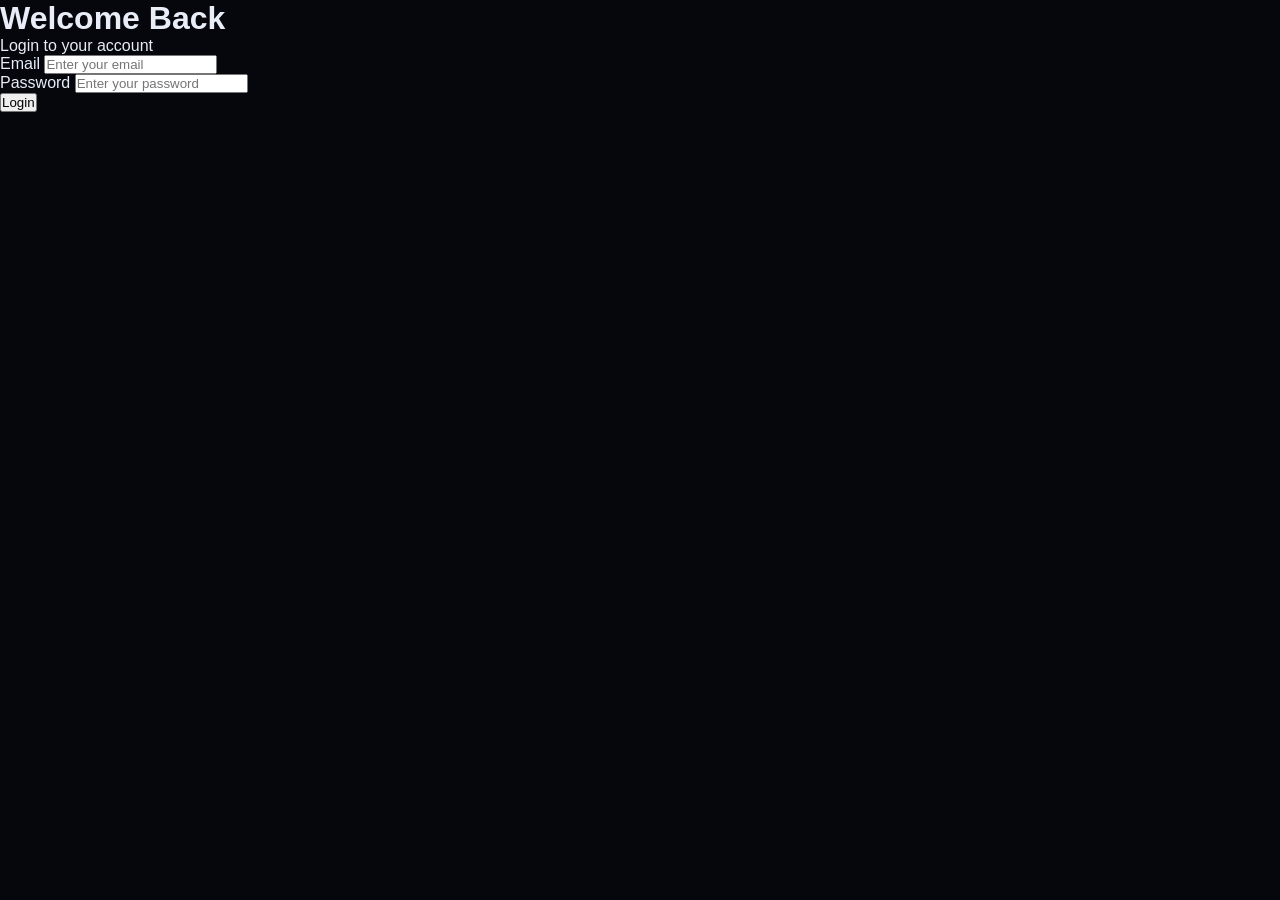
<file: index.html>
<!DOCTYPE html>
<html lang="en">

<head>
    <meta charset="UTF-8">
    <meta name="viewport" content="width=device-width, initial-scale=1.0">

    <title>Login</title>

    <link rel="stylesheet" href="style.css">
</head>

<body>

    <div class="login-container">

        <div class="login-box">

            <h1>Welcome Back</h1>
            <p>Login to your account</p>

            <form id="loginForm">

                <div class="input-group">
                    <label>Email</label>
                    <input
                        type="email"
                        id="email"
                        placeholder="Enter your email"
                        required
                    >
                </div>

                <div class="input-group">
                    <label>Password</label>
                    <input
                        type="password"
                        id="password"
                        placeholder="Enter your password"
                        required
                    >
                </div>

                <button type="submit">
                    Login
                </button>

            </form>

            <p id="message"></p>

        </div>

    </div>

    <!-- Database -->
    <script src="data.js"></script>

    <!-- Login System -->
    <script src="login.js"></script>

</body>

</html>
</file>
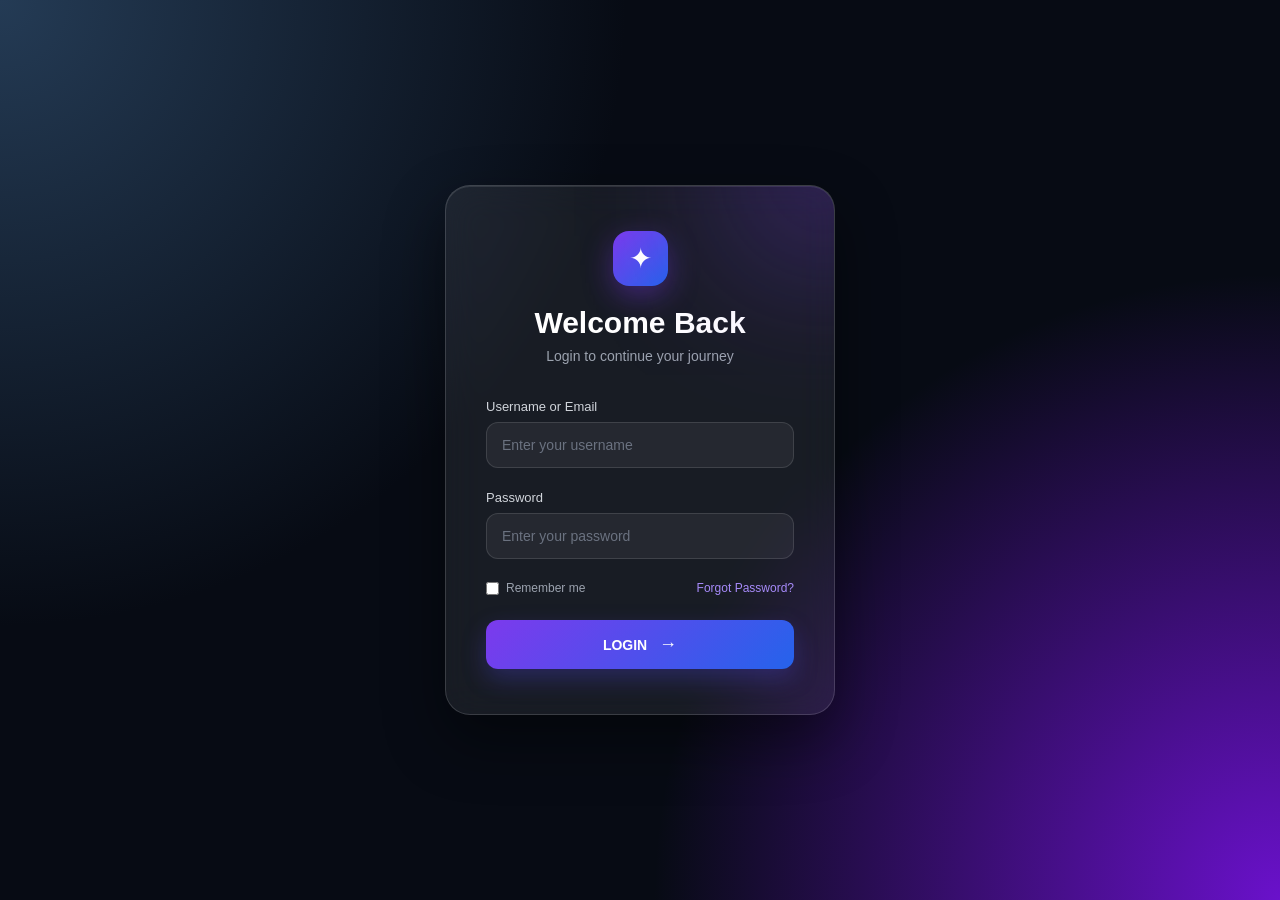
<file: login.html>
<!DOCTYPE html>
<html lang="en">
<head>
    <meta charset="UTF-8">
    <meta name="viewport" content="width=device-width, initial-scale=1.0">
    <title>Login</title>

    <link rel="stylesheet" href="login.css">
</head>
<body>

    <div class="login-container">

        <div class="login-box">

            <div class="logo">✦</div>

            <h1>Welcome Back</h1>
            <p class="subtitle">Login to continue your journey</p>

            <form>

                <div class="input-box">
                    <label>Username or Email</label>
                    <input type="text" placeholder="Enter your username" required>
                </div>

                <div class="input-box">
                    <label>Password</label>
                    <input type="password" placeholder="Enter your password" required>
                </div>

                <div class="options">
                    <label class="remember">
                        <input type="checkbox">
                        <span>Remember me</span>
                    </label>

                    <a href="#">Forgot Password?</a>
                </div>

                <button type="submit">LOGIN <span>→</span></button>

            </form>

        </div>

    </div>

</body>
</html>
</file>
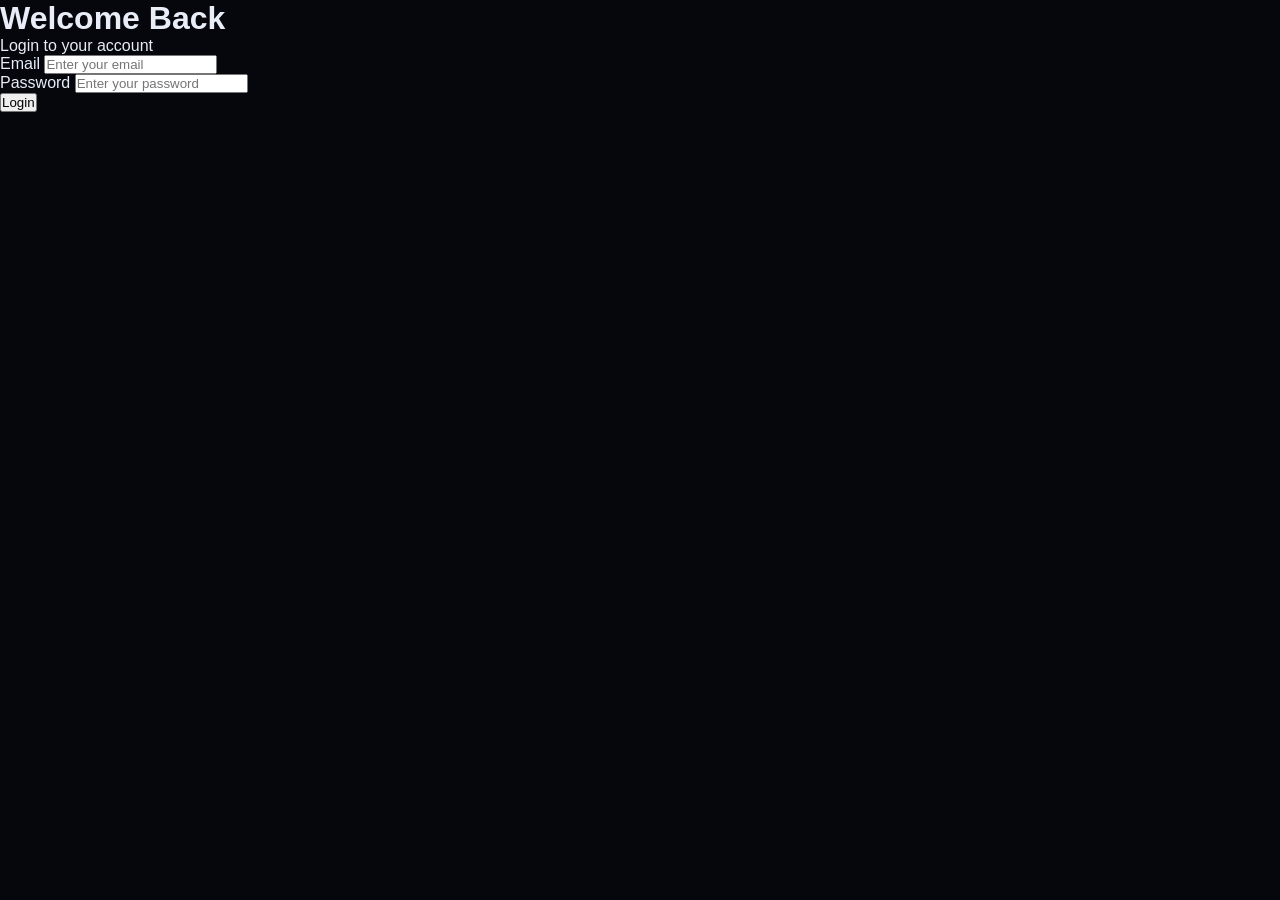
<file: profile.html>
<!DOCTYPE html>
<html lang="en">
<head>
    <meta charset="UTF-8">
    <meta name="viewport" content="width=device-width, initial-scale=1.0">
    <title>My Profile</title>
    <link rel="stylesheet" href="profile.css">
</head>

<body>

    <div class="profile-card">

        <h1>My Profile</h1>

        <div class="profile-info">
            <p><strong>ID:</strong> <span id="userId"></span></p>
            <p><strong>Name:</strong> <span id="userName"></span></p>
            <p><strong>Email:</strong> <span id="userEmail"></span></p>
            <p><strong>Phone:</strong> <span id="userPhone"></span></p>
            <p><strong>Age:</strong> <span id="userAge"></span></p>
            <p><strong>City:</strong> <span id="userCity"></span></p>
            <p><strong>Profession:</strong> <span id="userProfession"></span></p>
            <p><strong>Status:</strong> <span id="userStatus"></span></p>
        </div>

        <button onclick="logout()">Logout</button>

    </div>

    <script src="profile.js"></script>

</body>
</html>
</file>
<file: style.css>
* {
    margin: 0;
    padding: 0;
    box-sizing: border-box;
    font-family: "Segoe UI", Arial, sans-serif;
}

body {
    min-height: 100vh;
    background: #05070d;
    color: #e8edf7;
    overflow-x: hidden;
}


/* =========================
   BACKGROUND
========================= */

.background {
    position: fixed;
    inset: 0;
    z-index: -1;
    overflow: hidden;

    background:
        radial-gradient(
            circle at 15% 15%,
            rgba(0, 119, 255, 0.15),
            transparent 30%
        ),
        radial-gradient(
            circle at 85% 80%,
            rgba(124, 58, 237, 0.14),
            transparent 30%
        ),
        #05070d;
}

.glow {
    position: absolute;
    width: 350px;
    height: 350px;

    border-radius: 50%;
    filter: blur(100px);
    opacity: 0.15;
}

.glow-one {
    top: -150px;
    left: -100px;
    background: #1677ff;
}

.glow-two {
    right: -120px;
    bottom: -150px;
    background: #8b5cf6;
}

.grid {
    position: absolute;
    inset: 0;

    background-image:
        linear-gradient(
            rgba(255, 255, 255, 0.025) 1px,
            transparent 1px
        ),
        linear-gradient(
            90deg,
            rgba(255, 255, 255, 0.025) 1px,
            transparent 1px
        );

    background-size: 40px 40px;

    mask-image: linear-gradient(
        to bottom,
        black,
        transparent 90%
    );
}


/* =========================
   MAIN CONTAINER
========================= */

.container {
    width: min(1450px, 94%);
    margin: auto;
    padding: 35px 0 25px;
}


/* =========================
   HEADER
========================= */

.header {
    display: flex;
    justify-content: space-between;
    align-items: center;

    padding: 22px 25px;
    margin-bottom: 25px;

    background: rgba(13, 18, 29, 0.75);

    border: 1px solid rgba(255, 255, 255, 0.08);
    border-radius: 18px;

    backdrop-filter: blur(15px);

    box-shadow:
        0 15px 40px rgba(0, 0, 0, 0.25);
}

.brand {
    display: flex;
    align-items: center;
    gap: 15px;
}

.logo {
    width: 55px;
    height: 55px;

    display: flex;
    align-items: center;
    justify-content: center;

    border-radius: 15px;

    background: linear-gradient(
        135deg,
        #2563eb,
        #7c3aed
    );

    font-size: 19px;
    font-weight: 800;

    box-shadow:
        0 10px 30px rgba(37, 99, 235, 0.3);
}

.brand h1 {
    font-size: 25px;
    letter-spacing: -0.5px;
}

.brand h1 span {
    color: #6ea8ff;
}

.brand p {
    margin-top: 3px;
    color: #788399;
    font-size: 12px;
}


/* =========================
   SYSTEM BADGE
========================= */

.header-badge {
    display: flex;
    align-items: center;
    gap: 8px;

    padding: 9px 14px;

    border-radius: 30px;

    background: rgba(34, 197, 94, 0.08);

    border: 1px solid rgba(34, 197, 94, 0.18);

    color: #64e69a;

    font-size: 11px;
    font-weight: 700;

    letter-spacing: 0.8px;
}

.pulse {
    width: 8px;
    height: 8px;

    border-radius: 50%;

    background: #22c55e;

    box-shadow:
        0 0 12px #22c55e;

    animation: pulse 1.7s infinite;
}

@keyframes pulse {

    0% {
        box-shadow:
            0 0 0 0 rgba(34, 197, 94, 0.5);
    }

    70% {
        box-shadow:
            0 0 0 8px rgba(34, 197, 94, 0);
    }

    100% {
        box-shadow:
            0 0 0 0 rgba(34, 197, 94, 0);
    }
}


/* =========================
   STATISTICS
========================= */

.stats {
    display: grid;

    grid-template-columns:
        repeat(4, 1fr);

    gap: 16px;

    margin-bottom: 22px;
}

.stat-card {
    display: flex;
    align-items: center;

    gap: 15px;

    padding: 20px;

    background: rgba(13, 18, 29, 0.72);

    border: 1px solid rgba(255, 255, 255, 0.07);

    border-radius:
}
</file>
<file: login.css>
* {
    margin: 0;
    padding: 0;
    box-sizing: border-box;
    font-family: "Segoe UI", sans-serif;
}

body {
    min-height: 100vh;
    background:
        radial-gradient(circle at top left, #243b55, transparent 40%),
        radial-gradient(circle at bottom right, #6a11cb, transparent 40%),
        #070b14;

    display: flex;
    justify-content: center;
    align-items: center;
    overflow: hidden;
}

/* Main Container */

.login-container {
    width: 100%;
    padding: 20px;
}

/* Login Box */

.login-box {
    width: 390px;
    max-width: 100%;
    margin: auto;
    padding: 45px 40px;

    background: rgba(255, 255, 255, 0.07);
    border: 1px solid rgba(255, 255, 255, 0.15);
    border-radius: 25px;

    backdrop-filter: blur(18px);
    -webkit-backdrop-filter: blur(18px);

    box-shadow:
        0 25px 60px rgba(0, 0, 0, 0.45),
        inset 0 1px 0 rgba(255, 255, 255, 0.1);

    position: relative;
    overflow: hidden;
}

/* Top Glow */

.login-box::before {
    content: "";
    position: absolute;

    width: 180px;
    height: 180px;

    background: #7c3aed;
    filter: blur(80px);
    opacity: 0.35;

    top: -100px;
    right: -80px;
}

/* Logo */

.logo {
    width: 55px;
    height: 55px;

    display: flex;
    justify-content: center;
    align-items: center;

    margin: 0 auto 20px;

    border-radius: 16px;

    background: linear-gradient(135deg, #7c3aed, #2563eb);

    color: white;
    font-size: 28px;

    box-shadow: 0 10px 30px rgba(124, 58, 237, 0.4);
}

/* Heading */

h1 {
    text-align: center;
    color: white;
    font-size: 30px;
    margin-bottom: 8px;
}

.subtitle {
    text-align: center;
    color: #9ca3af;
    font-size: 14px;
    margin-bottom: 35px;
}

/* Inputs */

.input-box {
    margin-bottom: 22px;
}

.input-box label {
    display: block;
    color: #d1d5db;
    font-size: 13px;
    margin-bottom: 8px;
}

.input-box input {
    width: 100%;
    padding: 14px 15px;

    background: rgba(255, 255, 255, 0.06);

    border: 1px solid rgba(255, 255, 255, 0.12);
    border-radius: 12px;

    outline: none;

    color: white;
    font-size: 14px;

    transition: 0.3s;
}

.input-box input::placeholder {
    color: #6b7280;
}

.input-box input:focus {
    border-color: #8b5cf6;

    background: rgba(139, 92, 246, 0.08);

    box-shadow: 0 0 0 3px rgba(139, 92, 246, 0.12);
}

/* Options */

.options {
    display: flex;
    justify-content: space-between;
    align-items: center;

    margin: 5px 0 25px;

    font-size: 12px;
}

.remember {
    display: flex;
    align-items: center;
    gap: 7px;
    color: #9ca3af;
}

.remember input {
    accent-color: #7c3aed;
}

.options a {
    color: #a78bfa;
    text-decoration: none;
}

.options a:hover {
    text-decoration: underline;
}

/* Login Button */

button {
    width: 100%;
    padding: 14px;

    border: none;
    border-radius: 12px;

    background: linear-gradient(
        135deg,
        #7c3aed,
        #2563eb
    );

    color: white;
    font-size: 14px;
    font-weight: 700;

    cursor: pointer;

    transition: 0.3s;

    box-shadow: 0 10px 25px rgba(79, 70, 229, 0.3);
}

button span {
    margin-left: 8px;
    font-size: 18px;
}

button:hover {
    transform: translateY(-2px);

    box-shadow:
        0 15px 35px rgba(79, 70, 229, 0.45);
}

button:active {
    transform: scale(0.98);
}

/* Sign Up */

.signup {
    text-align: center;
    color: #6b7280;

    font-size: 13px;

    margin-top: 25px;
}

.signup a {
    color: #a78bfa;
    text-decoration: none;
    font-weight: 600;
}

.signup a:hover {
    text-decoration: underline;
}

/* Mobile */

@media (max-width: 450px) {

    .login-box {
        padding: 35px 25px;
    }

    h1 {
        font-size: 26px;
    }
}
</file>
<file: profile.css>
* {
    margin: 0;
    padding: 0;
    box-sizing: border-box;
}

body {
    min-height: 100vh;
    display: flex;
    justify-content: center;
    align-items: center;
    font-family: Arial, sans-serif;
    background: #050816;
    color: #ffffff;
    padding: 20px;
}

.profile-card {
    width: 100%;
    max-width: 550px;
    padding: 35px;
    background: rgba(15, 23, 42, 0.85);
    border: 1px solid rgba(139, 92, 246, 0.4);
    border-radius: 20px;
    box-shadow: 0 20px 60px rgba(0, 0, 0, 0.5);
    backdrop-filter: blur(15px);
}

.profile-card h1 {
    text-align: center;
    margin-bottom: 30px;
    font-size: 32px;
    background: linear-gradient(90deg, #8b5cf6, #3b82f6);
    -webkit-background-clip: text;
    -webkit-text-fill-color: transparent;
}

.profile-info {
    display: flex;
    flex-direction: column;
    gap: 14px;
}

.profile-info p {
    padding: 14px 16px;
    background: rgba(255, 255, 255, 0.05);
    border: 1px solid rgba(255, 255, 255, 0.08);
    border-radius: 10px;
    color: #cbd5e1;
}

.profile-info strong {
    color: #ffffff;
    display: inline-block;
    width: 110px;
}

.profile-info span {
    color: #a78bfa;
}

.profile-card button {
    width: 100%;
    margin-top: 25px;
    padding: 14px;
    border: none;
    border-radius: 10px;
    background: linear-gradient(90deg, #8b5cf6, #3b82f6);
    color: white;
    font-size: 16px;
    font-weight: bold;
    cursor: pointer;
    transition: 0.3s;
}

.profile-card button:hover {
    transform: translateY(-2px);
    box-shadow: 0 10px 25px rgba(99, 102, 241, 0.35);
}

@media (max-width: 600px) {
    .profile-card {
        padding: 25px 20px;
    }

    .profile-card h1 {
        font-size: 26px;
    }

    .profile-info strong {
        width: 90px;
    }
}
</file>
